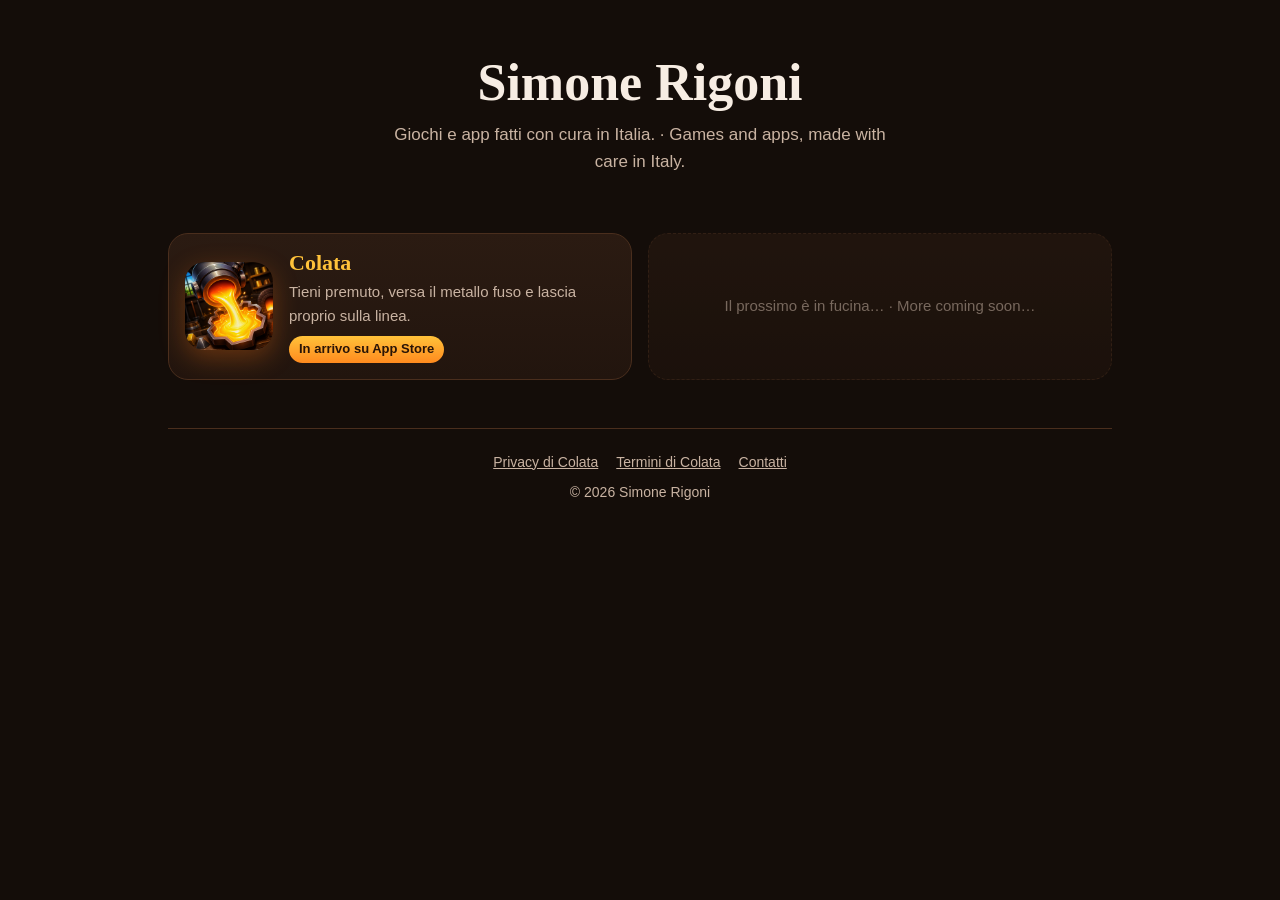
<file: index.html>
<!doctype html>
<html lang="it">
<head>
<meta charset="utf-8">
<meta name="viewport" content="width=device-width, initial-scale=1">
<title>Simone Rigoni · giochi e app</title>
<meta name="description" content="Giochi e app di Simone Rigoni. Il primo: Colata, il gioco di tempismo con il metallo fuso.">
<meta name="theme-color" content="#140D09">
<link rel="icon" href="colata/icona.png?v=4">
<link rel="stylesheet" href="colata/stile.css?v=4">
<style>
  .studio { text-align: center; padding: 56px 0 24px; }
  .studio h1 { font: 900 clamp(34px, 8vw, 52px)/1.05 Georgia, serif; margin: 0 0 10px; }
  .studio p { color: var(--tenue); margin: 0 auto; max-width: 520px; }
  .giochi { display: grid; grid-template-columns: repeat(auto-fit, minmax(280px, 1fr)); gap: 16px; margin-top: 34px; }
  .gioco { display: flex; gap: 16px; align-items: center; text-decoration: none; color: inherit; background: linear-gradient(180deg, var(--carta), var(--fondo2)); border: 1px solid var(--bordo); border-radius: 20px; padding: 16px; }
  .gioco img { width: 88px; height: 88px; border-radius: 20px; flex: none; box-shadow: 0 8px 26px rgba(255, 120, 20, .3); }
  .gioco h2 { font: 800 22px Georgia, serif; text-align: left; margin: 0 0 4px; color: var(--oro); }
  .gioco p { margin: 0; color: var(--tenue); font-size: 15px; }
  .gioco .stato { display: inline-block; margin-top: 8px; font-size: 13px; font-weight: 700; color: #2A1406; background: linear-gradient(180deg, var(--oro), var(--fuso)); border-radius: 999px; padding: 3px 10px; }
  .presto { opacity: .55; border-style: dashed; justify-content: center; text-align: center; min-height: 120px; }
</style>
</head>
<body>
<div class="wrap">
  <section class="studio">
    <h1>Simone Rigoni</h1>
    <p>Giochi e app fatti con cura in Italia. · <span lang="en">Games and apps, made with care in Italy.</span></p>
  </section>

  <div class="giochi">
    <a class="gioco" href="colata/">
      <img src="colata/icona.png?v=4" alt="Icona di Colata">
      <div>
        <h2>Colata</h2>
        <p>Tieni premuto, versa il metallo fuso e lascia proprio sulla linea.</p>
        <span class="stato">In arrivo su App Store</span>
      </div>
    </a>
    <div class="gioco presto"><p>Il prossimo è in fucina… · <span lang="en">More coming soon…</span></p></div>
  </div>

  <footer>
    <nav><a href="colata/privacy.html">Privacy di Colata</a><a href="colata/termini.html">Termini di Colata</a><a href="mailto:job.rigoni@gmail.com">Contatti</a></nav>
    © 2026 Simone Rigoni
  </footer>
</div>
</body>
</html>
</file>
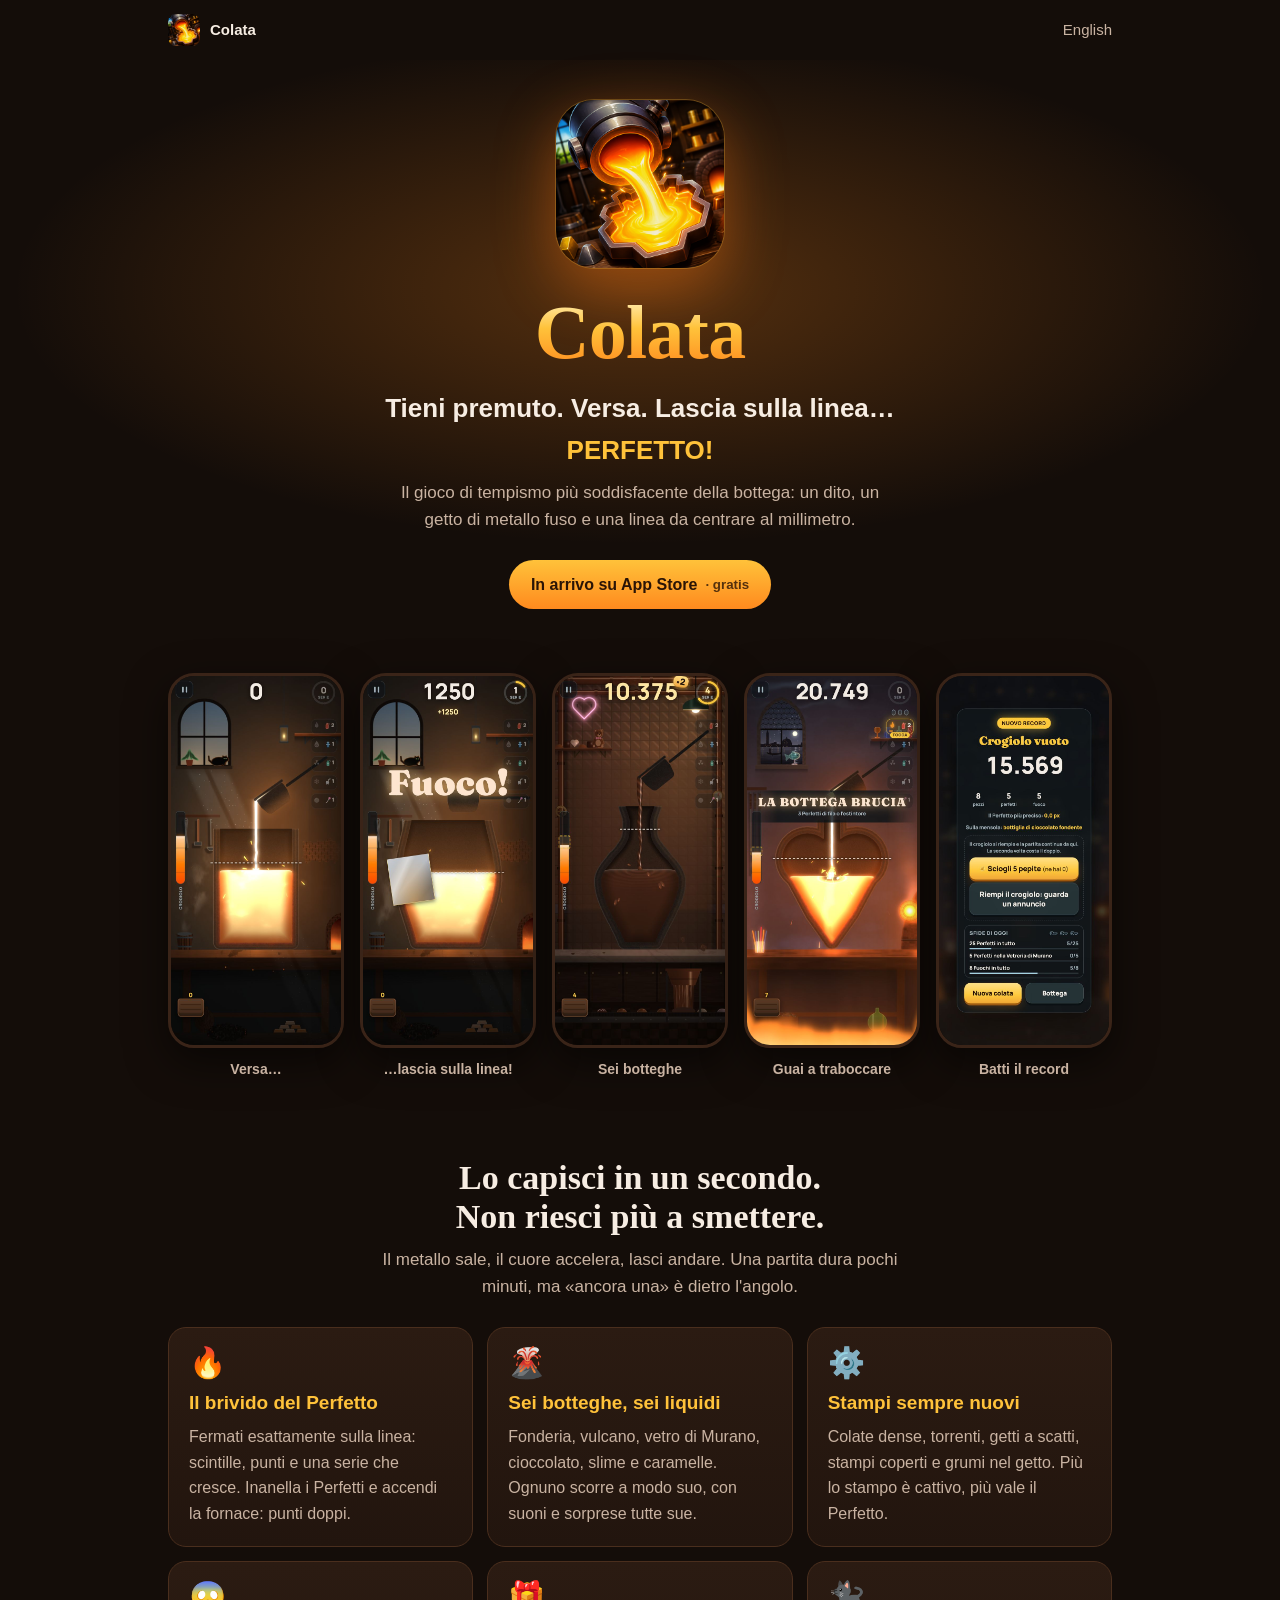
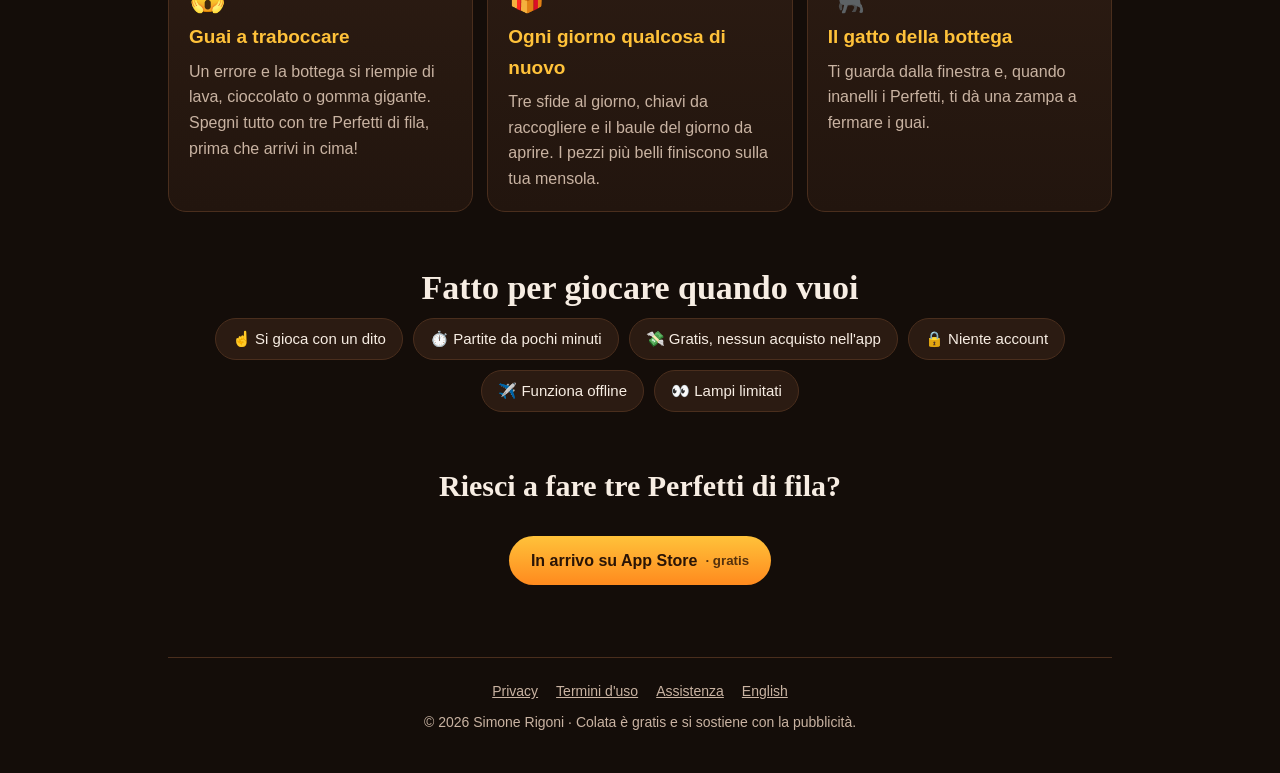
<file: colata/index.html>
<!doctype html>
<html lang="it">
<head>
<meta charset="utf-8">
<meta name="viewport" content="width=device-width, initial-scale=1">
<title>Colata · Versa il metallo fuso, lascia sulla linea</title>
<meta name="description" content="Colata: il gioco di tempismo più soddisfacente della bottega. Tieni premuto, versa il metallo fuso e lascia proprio sulla linea. Gratis per iPhone.">
<meta property="og:title" content="Colata · Versa, lascia, PERFETTO!">
<meta property="og:description" content="Un dito, un getto di metallo fuso e una linea da centrare al millimetro.">
<meta property="og:image" content="https://jobrigoni.github.io/colata/icona-512.png">
<meta name="theme-color" content="#140D09">
<link rel="icon" href="icona.png?v=4">
<link rel="apple-touch-icon" href="icona.png?v=4">
<link rel="stylesheet" href="stile.css?v=4">
</head>
<body>
<div class="wrap">
  <div class="barra"><span class="marchio"><img src="icona.png?v=4" alt="">Colata</span><a href="en.html" lang="en">English</a></div>
</div>

<section class="apertura">
  <div class="wrap">
    <img class="icona" src="icona-512.png?v=4" alt="Icona di Colata: metallo fuso versato in uno stampo">
    <h1>Colata</h1>
    <p class="motto">Tieni premuto. Versa. Lascia sulla linea… <b>PERFETTO!</b></p>
    <p class="sotto">Il gioco di tempismo più soddisfacente della bottega: un dito, un getto di metallo fuso e una linea da centrare al millimetro.</p>
    <span class="pillola">In arrivo su App Store <small>· gratis</small></span>
  </div>
</section>

<div class="wrap">
  <div class="vetrina">
    <figure><img src="img/01-versa.jpg" alt="Il metallo fuso scende nello stampo" loading="lazy" width="645" height="1398"><figcaption>Versa…</figcaption></figure>
    <figure><img src="img/02-perfetto.jpg" alt="Un Perfetto con le scintille" loading="lazy" width="645" height="1398"><figcaption>…lascia sulla linea!</figcaption></figure>
    <figure><img src="img/03-cioccolato.jpg" alt="La fabbrica di cioccolato" loading="lazy" width="645" height="1398"><figcaption>Sei botteghe</figcaption></figure>
    <figure><img src="img/04-invasione.jpg" alt="La lava invade la bottega" loading="lazy" width="645" height="1398"><figcaption>Guai a traboccare</figcaption></figure>
    <figure><img src="img/05-fine-partita.jpg" alt="Record e sfide del giorno" loading="lazy" width="645" height="1398"><figcaption>Batti il record</figcaption></figure>
  </div>

  <h2>Lo capisci in un secondo.<br>Non riesci più a smettere.</h2>
  <p class="intro">Il metallo sale, il cuore accelera, lasci andare. Una partita dura pochi minuti, ma «ancora una» è dietro l'angolo.</p>

  <div class="griglia">
    <div class="carta"><div class="em">🔥</div><h3>Il brivido del Perfetto</h3><p>Fermati esattamente sulla linea: scintille, punti e una serie che cresce. Inanella i Perfetti e accendi la fornace: punti doppi.</p></div>
    <div class="carta"><div class="em">🌋</div><h3>Sei botteghe, sei liquidi</h3><p>Fonderia, vulcano, vetro di Murano, cioccolato, slime e caramelle. Ognuno scorre a modo suo, con suoni e sorprese tutte sue.</p></div>
    <div class="carta"><div class="em">⚙️</div><h3>Stampi sempre nuovi</h3><p>Colate dense, torrenti, getti a scatti, stampi coperti e grumi nel getto. Più lo stampo è cattivo, più vale il Perfetto.</p></div>
    <div class="carta"><div class="em">😱</div><h3>Guai a traboccare</h3><p>Un errore e la bottega si riempie di lava, cioccolato o gomma gigante. Spegni tutto con tre Perfetti di fila, prima che arrivi in cima!</p></div>
    <div class="carta"><div class="em">🎁</div><h3>Ogni giorno qualcosa di nuovo</h3><p>Tre sfide al giorno, chiavi da raccogliere e il baule del giorno da aprire. I pezzi più belli finiscono sulla tua mensola.</p></div>
    <div class="carta"><div class="em">🐈‍⬛</div><h3>Il gatto della bottega</h3><p>Ti guarda dalla finestra e, quando inanelli i Perfetti, ti dà una zampa a fermare i guai.</p></div>
  </div>

  <h2>Fatto per giocare quando vuoi</h2>
  <ul class="onesto">
    <li>☝️ Si gioca con un dito</li>
    <li>⏱️ Partite da pochi minuti</li>
    <li>💸 Gratis, nessun acquisto nell'app</li>
    <li>🔒 Niente account</li>
    <li>✈️ Funziona offline</li>
    <li>👀 Lampi limitati</li>
  </ul>

  <div class="finale">
    <p>Riesci a fare tre Perfetti di fila?</p>
    <span class="pillola">In arrivo su App Store <small>· gratis</small></span>
  </div>

  <footer>
    <nav><a href="privacy.html">Privacy</a><a href="termini.html">Termini d'uso</a><a href="mailto:job.rigoni@gmail.com">Assistenza</a><a href="en.html" lang="en">English</a></nav>
    © 2026 Simone Rigoni · Colata è gratis e si sostiene con la pubblicità.
  </footer>
</div>
</body>
</html>
</file>
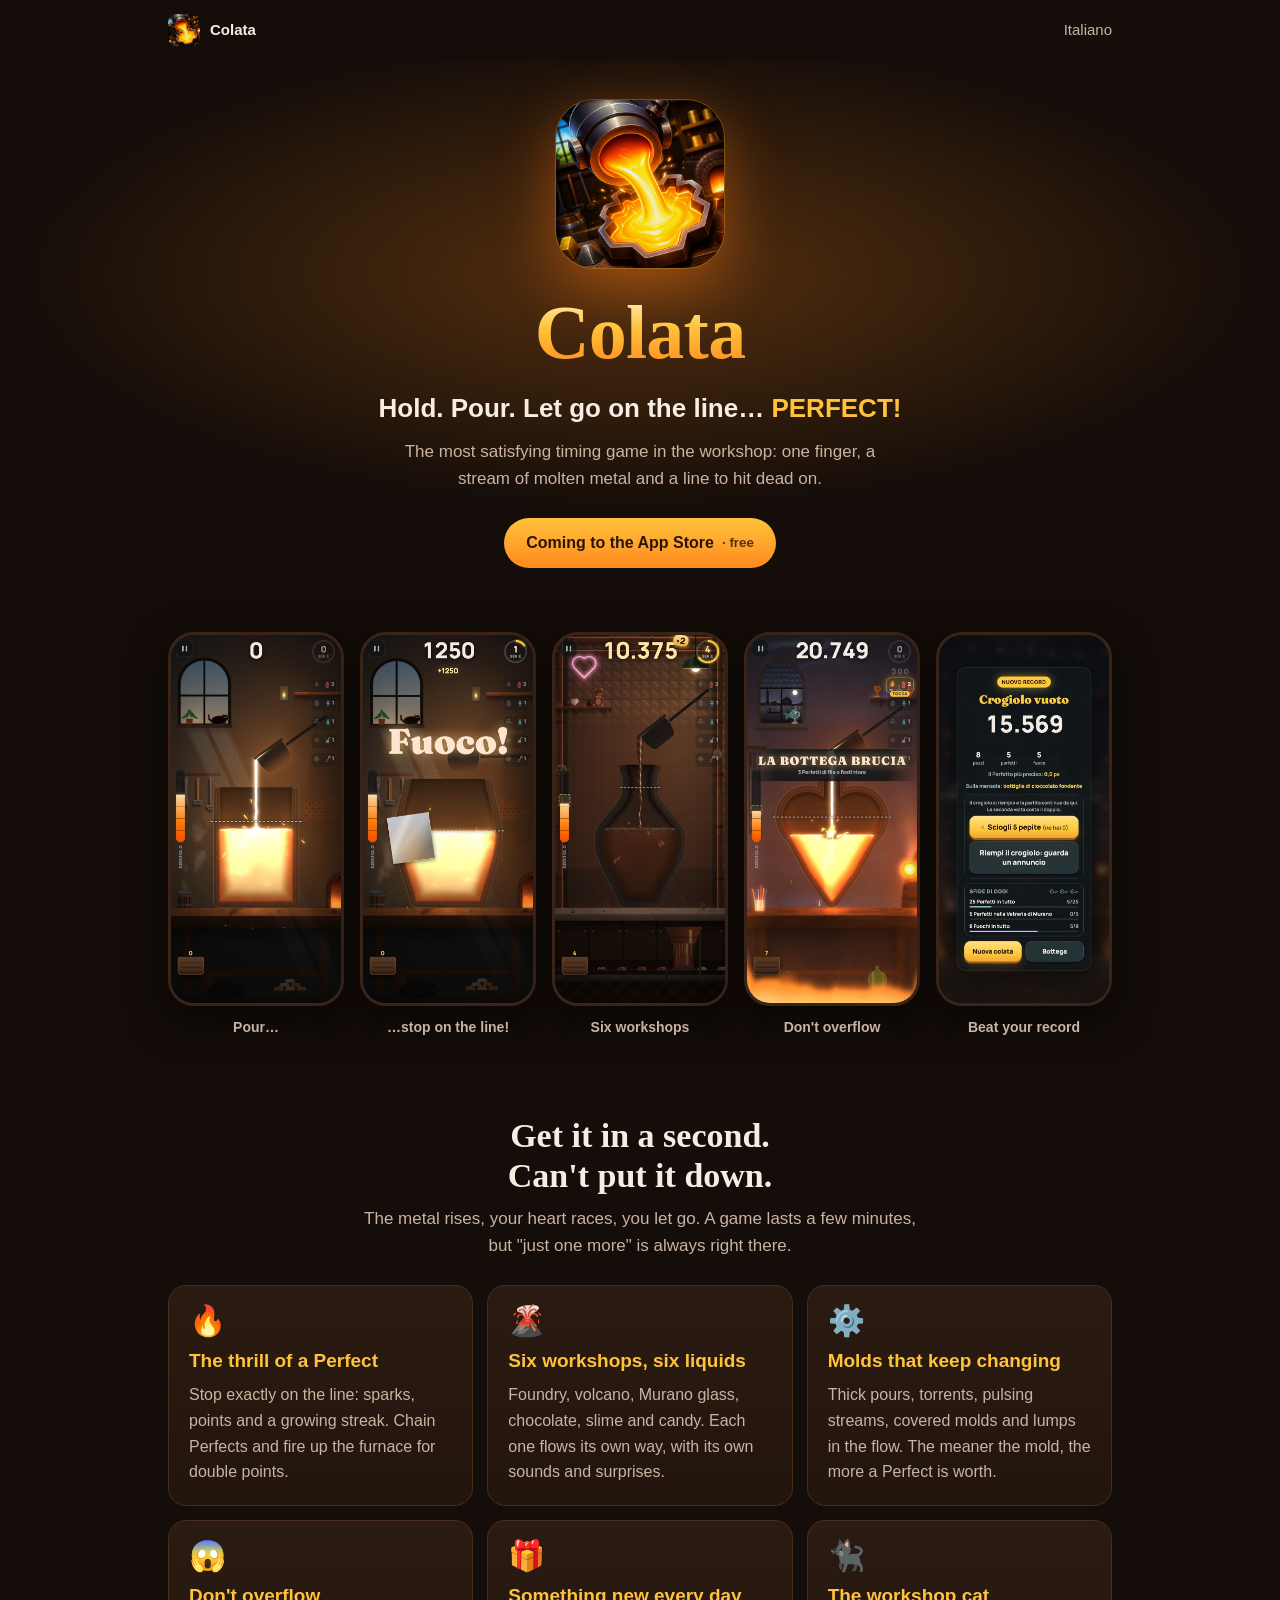
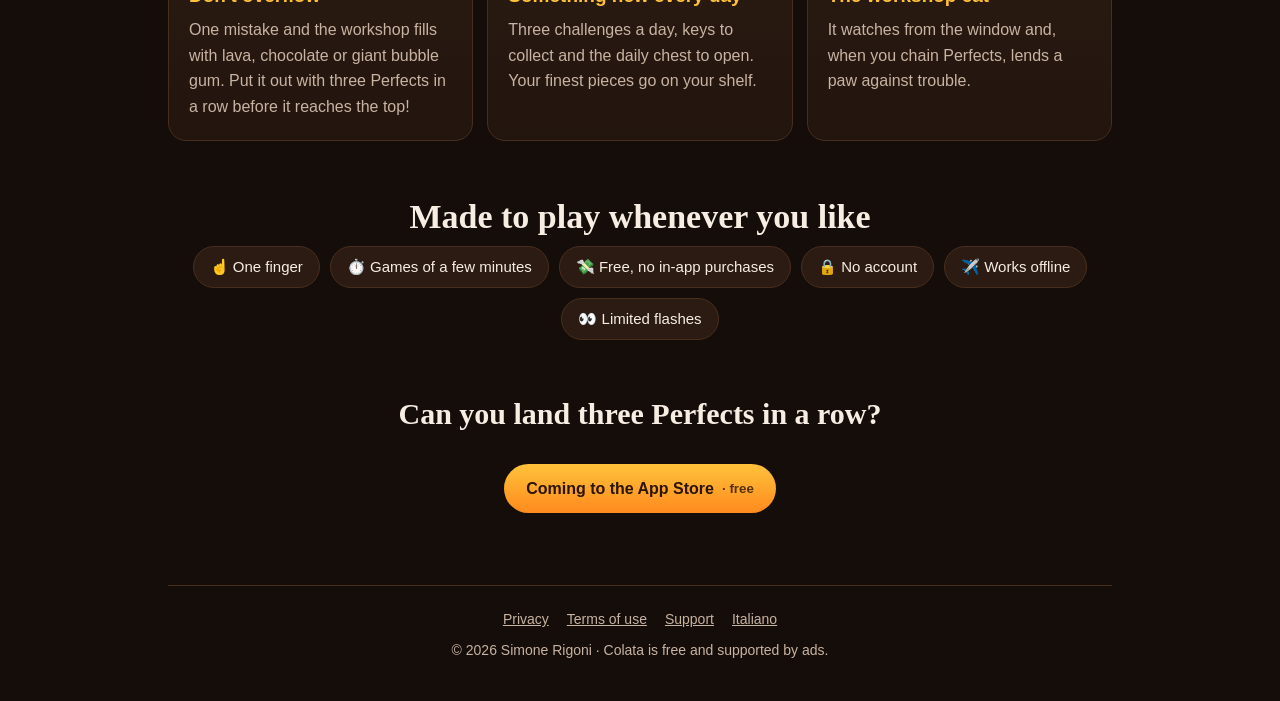
<file: colata/en.html>
<!doctype html>
<html lang="en">
<head>
<meta charset="utf-8">
<meta name="viewport" content="width=device-width, initial-scale=1">
<title>Colata · Pour molten metal, stop on the line</title>
<meta name="description" content="Colata: the most satisfying timing game in the workshop. Hold to pour molten metal and let go right on the line. Free for iPhone.">
<meta property="og:title" content="Colata · Pour, release, PERFECT!">
<meta property="og:description" content="One finger, a stream of molten metal and a line to hit dead on.">
<meta property="og:image" content="https://jobrigoni.github.io/colata/icona-512.png">
<meta name="theme-color" content="#140D09">
<link rel="icon" href="icona.png?v=4">
<link rel="apple-touch-icon" href="icona.png?v=4">
<link rel="stylesheet" href="stile.css?v=4">
</head>
<body>
<div class="wrap">
  <div class="barra"><span class="marchio"><img src="icona.png?v=4" alt="">Colata</span><a href="index.html" lang="it">Italiano</a></div>
</div>

<section class="apertura">
  <div class="wrap">
    <img class="icona" src="icona-512.png?v=4" alt="Colata icon: molten metal poured into a mold">
    <h1>Colata</h1>
    <p class="motto">Hold. Pour. Let go on the line… <b>PERFECT!</b></p>
    <p class="sotto">The most satisfying timing game in the workshop: one finger, a stream of molten metal and a line to hit dead on.</p>
    <span class="pillola">Coming to the App Store <small>· free</small></span>
  </div>
</section>

<div class="wrap">
  <div class="vetrina">
    <figure><img src="img/01-versa.jpg" alt="Molten metal flowing into the mold" loading="lazy" width="645" height="1398"><figcaption>Pour…</figcaption></figure>
    <figure><img src="img/02-perfetto.jpg" alt="A Perfect with sparks" loading="lazy" width="645" height="1398"><figcaption>…stop on the line!</figcaption></figure>
    <figure><img src="img/03-cioccolato.jpg" alt="The chocolate factory" loading="lazy" width="645" height="1398"><figcaption>Six workshops</figcaption></figure>
    <figure><img src="img/04-invasione.jpg" alt="Lava flooding the workshop" loading="lazy" width="645" height="1398"><figcaption>Don't overflow</figcaption></figure>
    <figure><img src="img/05-fine-partita.jpg" alt="High score and daily challenges" loading="lazy" width="645" height="1398"><figcaption>Beat your record</figcaption></figure>
  </div>

  <h2>Get it in a second.<br>Can't put it down.</h2>
  <p class="intro">The metal rises, your heart races, you let go. A game lasts a few minutes, but "just one more" is always right there.</p>

  <div class="griglia">
    <div class="carta"><div class="em">🔥</div><h3>The thrill of a Perfect</h3><p>Stop exactly on the line: sparks, points and a growing streak. Chain Perfects and fire up the furnace for double points.</p></div>
    <div class="carta"><div class="em">🌋</div><h3>Six workshops, six liquids</h3><p>Foundry, volcano, Murano glass, chocolate, slime and candy. Each one flows its own way, with its own sounds and surprises.</p></div>
    <div class="carta"><div class="em">⚙️</div><h3>Molds that keep changing</h3><p>Thick pours, torrents, pulsing streams, covered molds and lumps in the flow. The meaner the mold, the more a Perfect is worth.</p></div>
    <div class="carta"><div class="em">😱</div><h3>Don't overflow</h3><p>One mistake and the workshop fills with lava, chocolate or giant bubble gum. Put it out with three Perfects in a row before it reaches the top!</p></div>
    <div class="carta"><div class="em">🎁</div><h3>Something new every day</h3><p>Three challenges a day, keys to collect and the daily chest to open. Your finest pieces go on your shelf.</p></div>
    <div class="carta"><div class="em">🐈‍⬛</div><h3>The workshop cat</h3><p>It watches from the window and, when you chain Perfects, lends a paw against trouble.</p></div>
  </div>

  <h2>Made to play whenever you like</h2>
  <ul class="onesto">
    <li>☝️ One finger</li>
    <li>⏱️ Games of a few minutes</li>
    <li>💸 Free, no in-app purchases</li>
    <li>🔒 No account</li>
    <li>✈️ Works offline</li>
    <li>👀 Limited flashes</li>
  </ul>

  <div class="finale">
    <p>Can you land three Perfects in a row?</p>
    <span class="pillola">Coming to the App Store <small>· free</small></span>
  </div>

  <footer>
    <nav><a href="privacy-en.html">Privacy</a><a href="termini-en.html">Terms of use</a><a href="mailto:job.rigoni@gmail.com">Support</a><a href="index.html" lang="it">Italiano</a></nav>
    © 2026 Simone Rigoni · Colata is free and supported by ads.
  </footer>
</div>
</body>
</html>
</file>
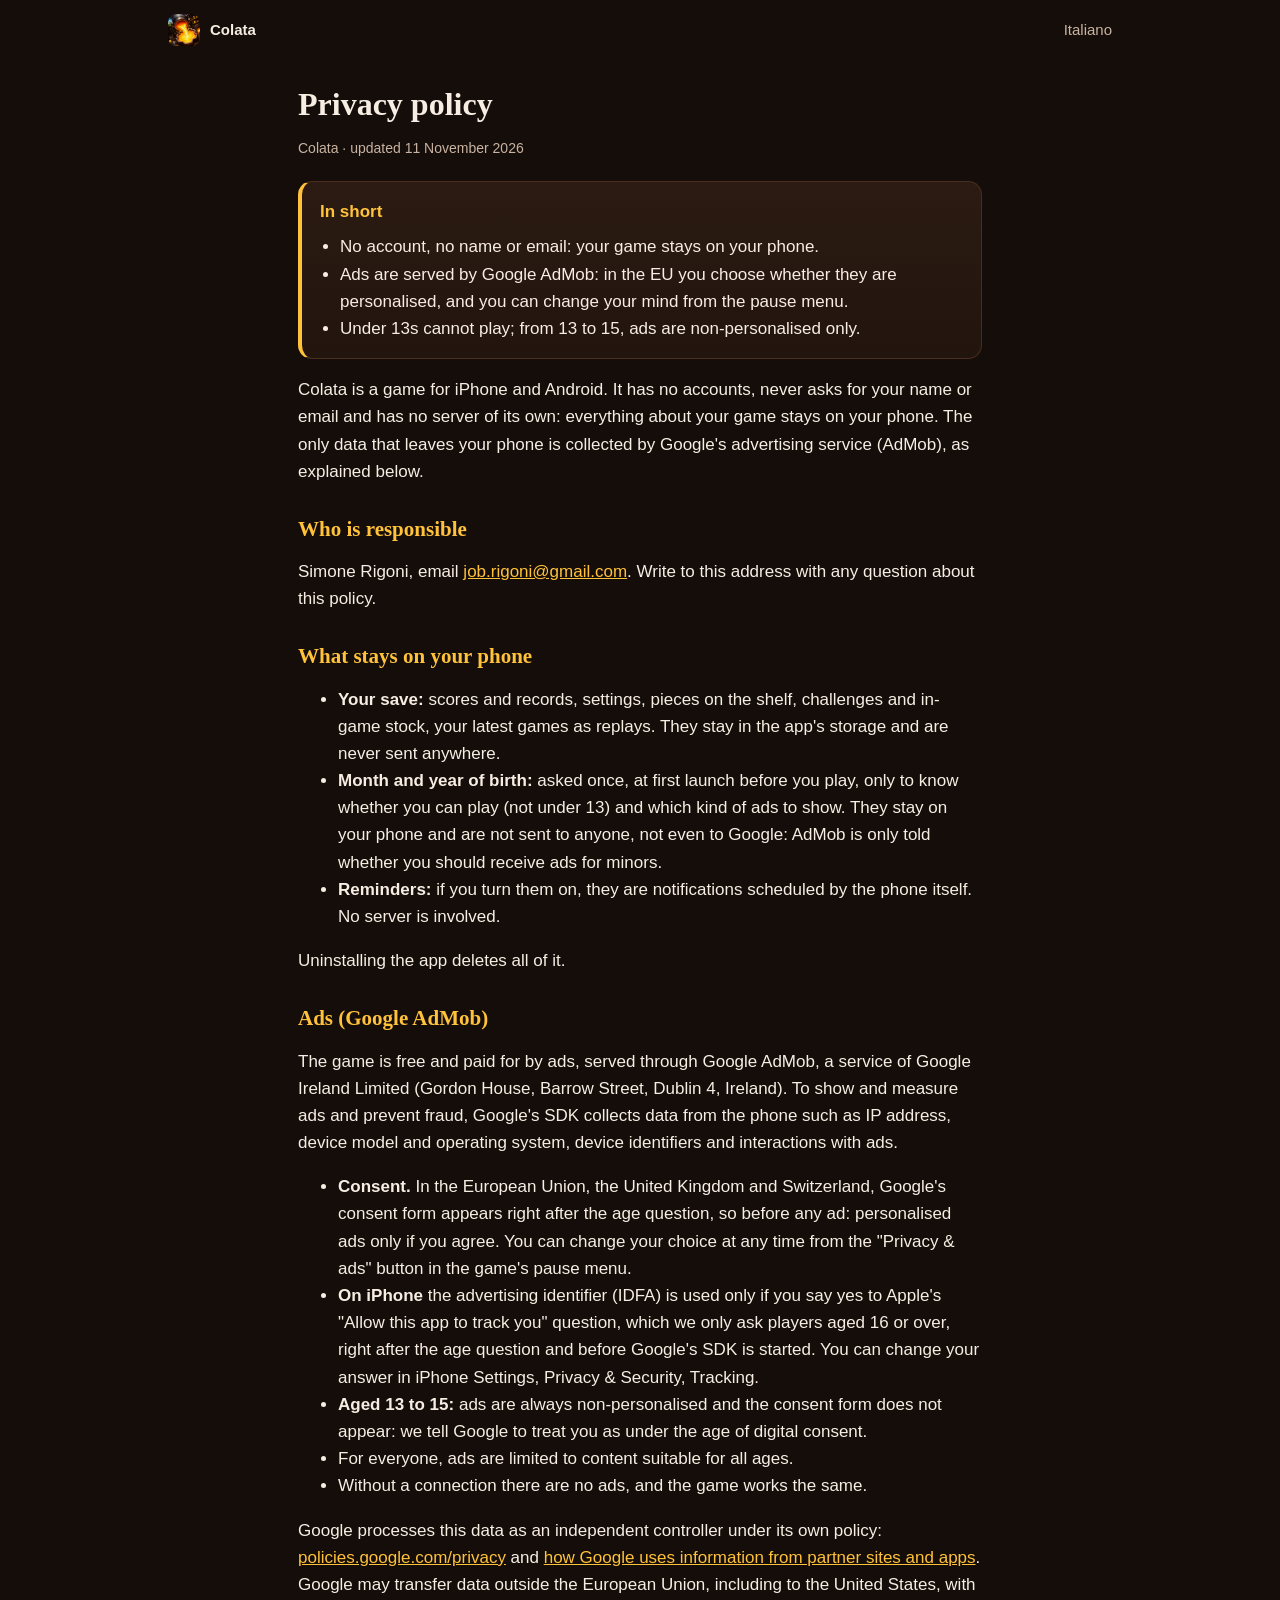
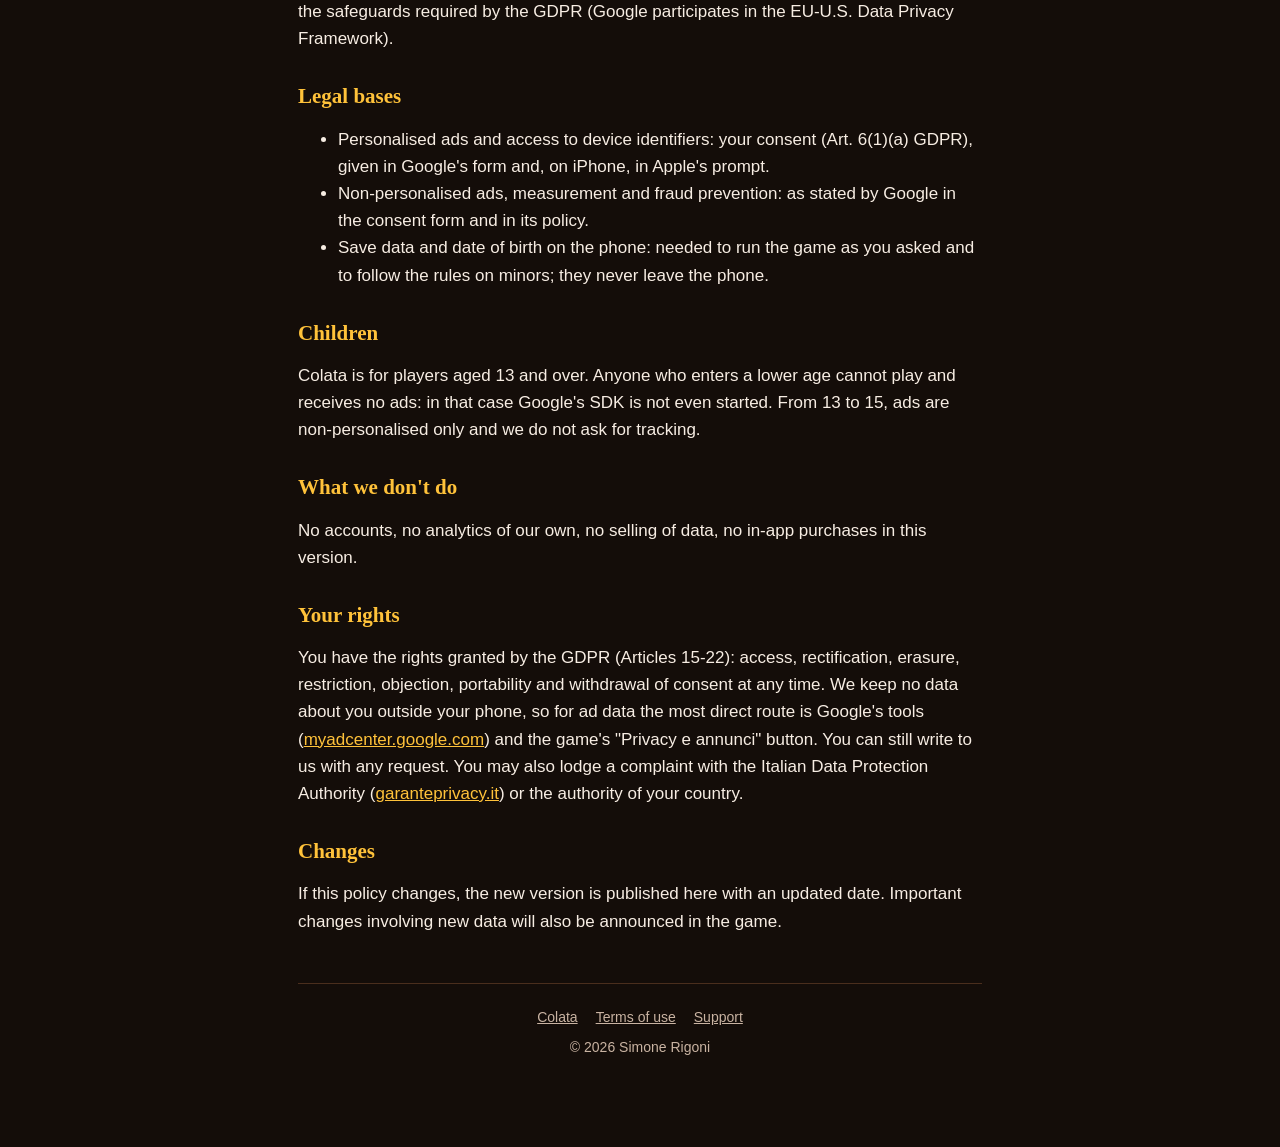
<file: colata/privacy-en.html>
<!doctype html>
<html lang="en">
<head>
<meta charset="utf-8">
<meta name="viewport" content="width=device-width, initial-scale=1">
<title>Colata · Privacy policy</title>
<meta name="theme-color" content="#140D09">
<link rel="icon" href="icona.png?v=4">
<link rel="stylesheet" href="stile.css?v=4">
</head>
<body>
<div class="wrap"><div class="barra"><a class="marchio" href="en.html"><img src="icona.png?v=4" alt="">Colata</a><a href="privacy.html" lang="it">Italiano</a></div></div>
<main class="legale">
<h1>Privacy policy</h1><p class="tenue">Colata · updated 11 November 2026</p>
<div class="breve"><strong>In short</strong><ul><li>No account, no name or email: your game stays on your phone.</li><li>Ads are served by Google AdMob: in the EU you choose whether they are personalised, and you can change your mind from the pause menu.</li><li>Under 13s cannot play; from 13 to 15, ads are non-personalised only.</li></ul></div>

<p>Colata is a game for iPhone and Android. It has no accounts, never asks for your name or email and has no server of its own: everything about your game stays on your phone. The only data that leaves your phone is collected by Google's advertising service (AdMob), as explained below.</p>

<h2>Who is responsible</h2>
<p>Simone Rigoni, email <a href="mailto:job.rigoni@gmail.com">job.rigoni@gmail.com</a>. Write to this address with any question about this policy.</p>

<h2>What stays on your phone</h2>
<ul>
<li><b>Your save:</b> scores and records, settings, pieces on the shelf, challenges and in-game stock, your latest games as replays. They stay in the app's storage and are never sent anywhere.</li>
<li><b>Month and year of birth:</b> asked once, at first launch before you play, only to know whether you can play (not under 13) and which kind of ads to show. They stay on your phone and are not sent to anyone, not even to Google: AdMob is only told whether you should receive ads for minors.</li>
<li><b>Reminders:</b> if you turn them on, they are notifications scheduled by the phone itself. No server is involved.</li>
</ul>
<p>Uninstalling the app deletes all of it.</p>

<h2>Ads (Google AdMob)</h2>
<p>The game is free and paid for by ads, served through Google AdMob, a service of Google Ireland Limited (Gordon House, Barrow Street, Dublin 4, Ireland). To show and measure ads and prevent fraud, Google's SDK collects data from the phone such as IP address, device model and operating system, device identifiers and interactions with ads.</p>
<ul>
<li><b>Consent.</b> In the European Union, the United Kingdom and Switzerland, Google's consent form appears right after the age question, so before any ad: personalised ads only if you agree. You can change your choice at any time from the "Privacy &amp; ads" button in the game's pause menu.</li>
<li><b>On iPhone</b> the advertising identifier (IDFA) is used only if you say yes to Apple's "Allow this app to track you" question, which we only ask players aged 16 or over, right after the age question and before Google's SDK is started. You can change your answer in iPhone Settings, Privacy &amp; Security, Tracking.</li>
<li><b>Aged 13 to 15:</b> ads are always non-personalised and the consent form does not appear: we tell Google to treat you as under the age of digital consent.</li>
<li>For everyone, ads are limited to content suitable for all ages.</li>
<li>Without a connection there are no ads, and the game works the same.</li>
</ul>
<p>Google processes this data as an independent controller under its own policy: <a href="https://policies.google.com/privacy">policies.google.com/privacy</a> and <a href="https://policies.google.com/technologies/partner-sites">how Google uses information from partner sites and apps</a>. Google may transfer data outside the European Union, including to the United States, with the safeguards required by the GDPR (Google participates in the EU-U.S. Data Privacy Framework).</p>

<h2>Legal bases</h2>
<ul>
<li>Personalised ads and access to device identifiers: your consent (Art. 6(1)(a) GDPR), given in Google's form and, on iPhone, in Apple's prompt.</li>
<li>Non-personalised ads, measurement and fraud prevention: as stated by Google in the consent form and in its policy.</li>
<li>Save data and date of birth on the phone: needed to run the game as you asked and to follow the rules on minors; they never leave the phone.</li>
</ul>

<h2>Children</h2>
<p>Colata is for players aged 13 and over. Anyone who enters a lower age cannot play and receives no ads: in that case Google's SDK is not even started. From 13 to 15, ads are non-personalised only and we do not ask for tracking.</p>

<h2>What we don't do</h2>
<p>No accounts, no analytics of our own, no selling of data, no in-app purchases in this version.</p>

<h2>Your rights</h2>
<p>You have the rights granted by the GDPR (Articles 15-22): access, rectification, erasure, restriction, objection, portability and withdrawal of consent at any time. We keep no data about you outside your phone, so for ad data the most direct route is Google's tools (<a href="https://myadcenter.google.com">myadcenter.google.com</a>) and the game's "Privacy e annunci" button. You can still write to us with any request. You may also lodge a complaint with the Italian Data Protection Authority (<a href="https://www.garanteprivacy.it">garanteprivacy.it</a>) or the authority of your country.</p>

<h2>Changes</h2>
<p>If this policy changes, the new version is published here with an updated date. Important changes involving new data will also be announced in the game.</p>

<footer><nav><a href="en.html">Colata</a><a href="termini-en.html">Terms of use</a><a href="mailto:job.rigoni@gmail.com">Support</a></nav>© 2026 Simone Rigoni</footer>
</main>
</body>
</html>
</file>
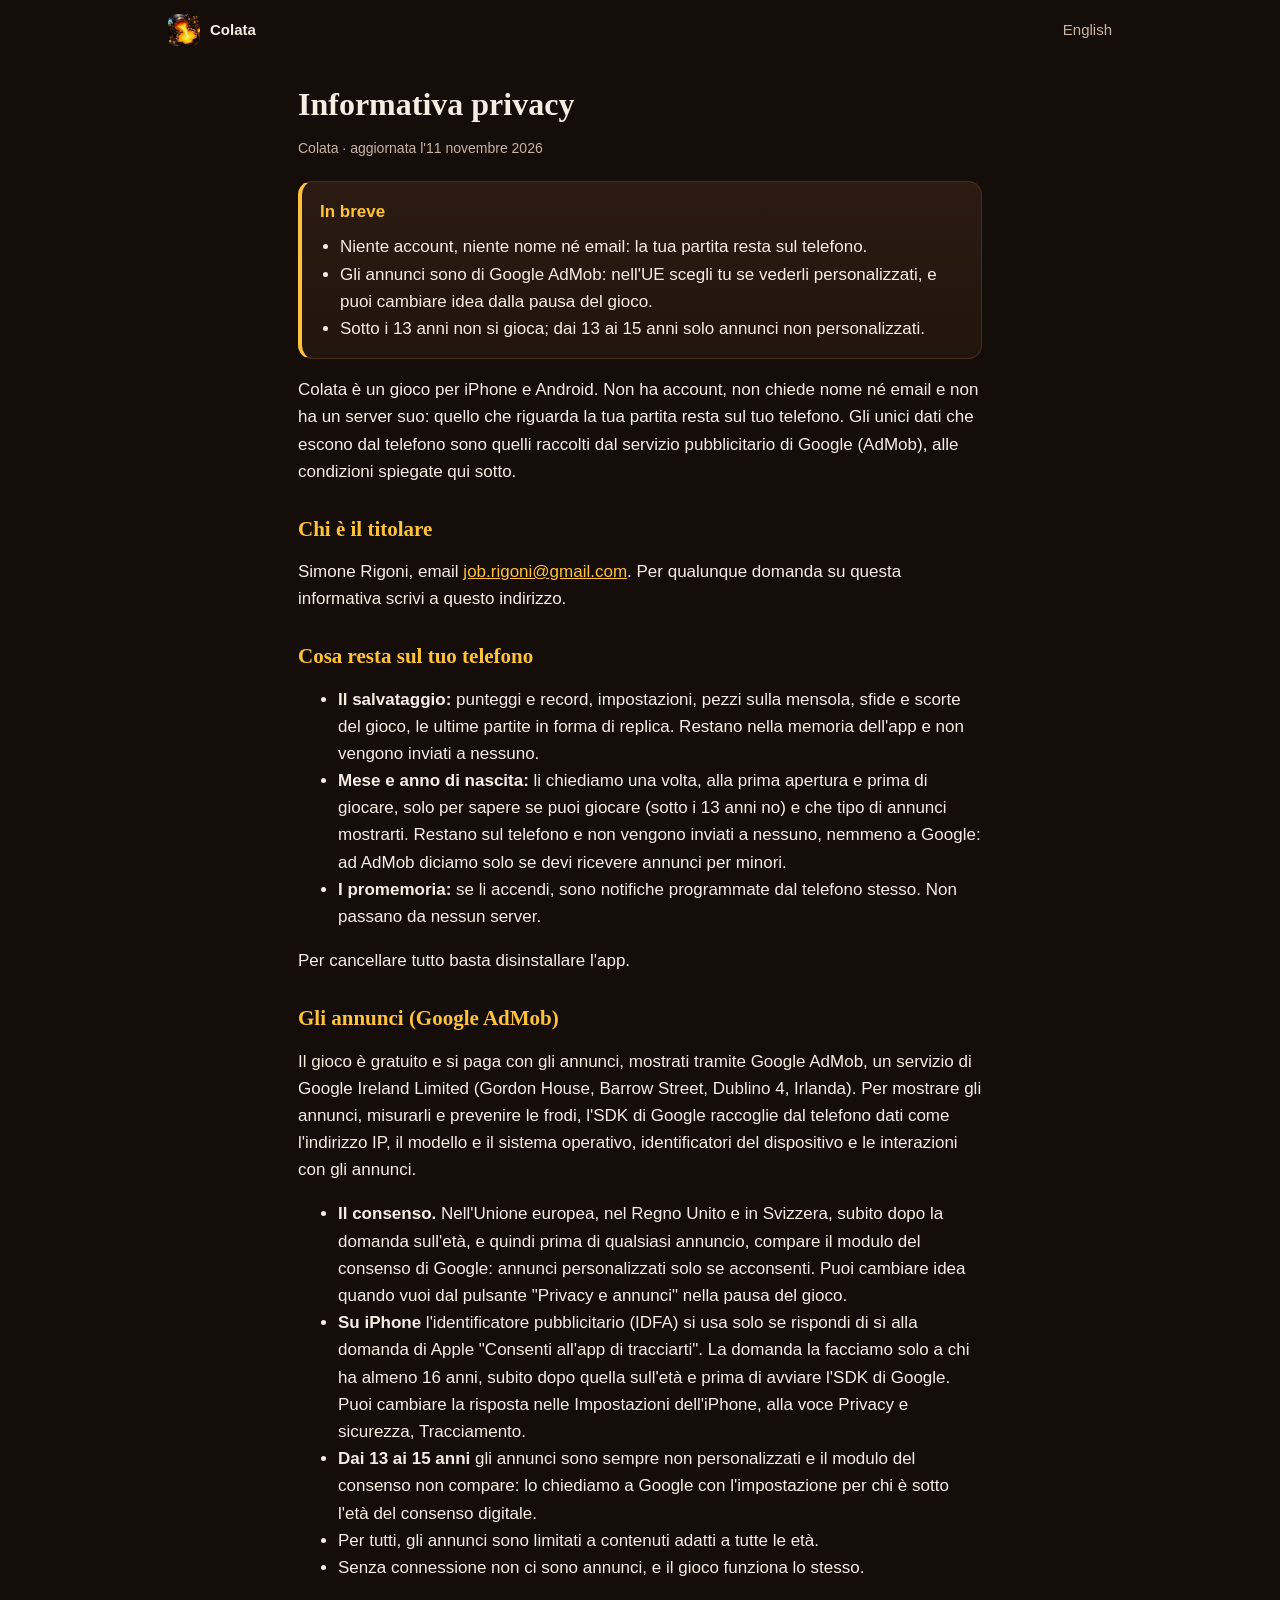
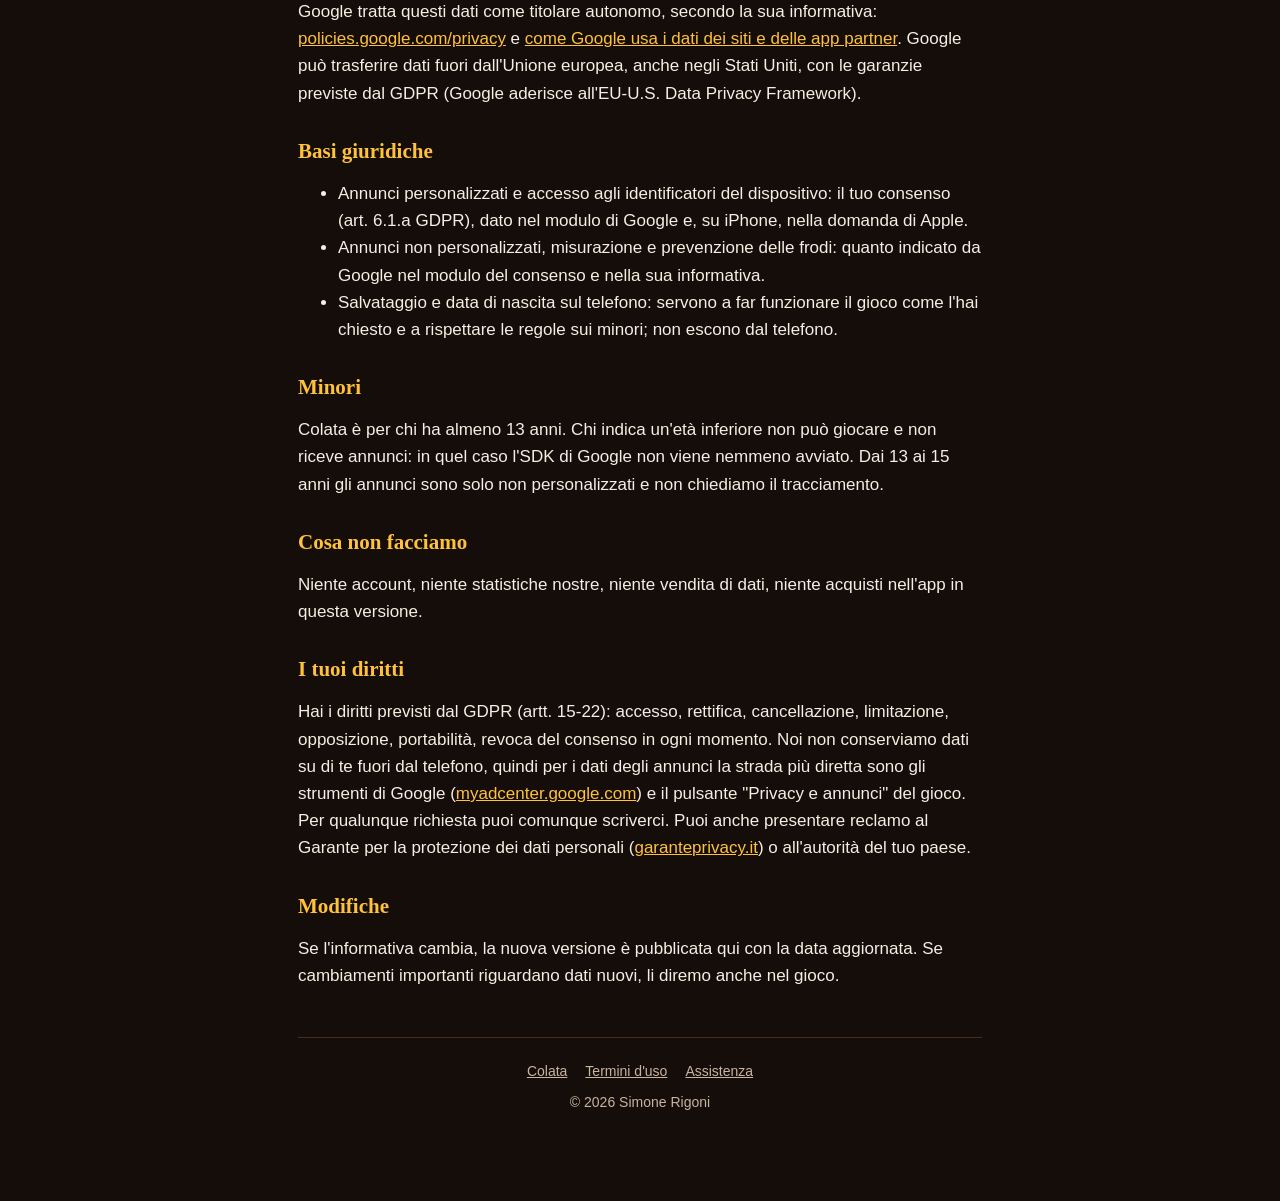
<file: colata/privacy.html>
<!doctype html>
<html lang="it">
<head>
<meta charset="utf-8">
<meta name="viewport" content="width=device-width, initial-scale=1">
<title>Colata · Informativa privacy</title>
<meta name="theme-color" content="#140D09">
<link rel="icon" href="icona.png?v=4">
<link rel="stylesheet" href="stile.css?v=4">
</head>
<body>
<div class="wrap"><div class="barra"><a class="marchio" href="index.html"><img src="icona.png?v=4" alt="">Colata</a><a href="privacy-en.html" lang="en">English</a></div></div>
<main class="legale">
<h1>Informativa privacy</h1><p class="tenue">Colata · aggiornata l'11 novembre 2026</p>
<div class="breve"><strong>In breve</strong><ul><li>Niente account, niente nome né email: la tua partita resta sul telefono.</li><li>Gli annunci sono di Google AdMob: nell'UE scegli tu se vederli personalizzati, e puoi cambiare idea dalla pausa del gioco.</li><li>Sotto i 13 anni non si gioca; dai 13 ai 15 anni solo annunci non personalizzati.</li></ul></div>

<p>Colata è un gioco per iPhone e Android. Non ha account, non chiede nome né email e non ha un server suo: quello che riguarda la tua partita resta sul tuo telefono. Gli unici dati che escono dal telefono sono quelli raccolti dal servizio pubblicitario di Google (AdMob), alle condizioni spiegate qui sotto.</p>

<h2>Chi è il titolare</h2>
<p>Simone Rigoni, email <a href="mailto:job.rigoni@gmail.com">job.rigoni@gmail.com</a>. Per qualunque domanda su questa informativa scrivi a questo indirizzo.</p>

<h2>Cosa resta sul tuo telefono</h2>
<ul>
<li><b>Il salvataggio:</b> punteggi e record, impostazioni, pezzi sulla mensola, sfide e scorte del gioco, le ultime partite in forma di replica. Restano nella memoria dell'app e non vengono inviati a nessuno.</li>
<li><b>Mese e anno di nascita:</b> li chiediamo una volta, alla prima apertura e prima di giocare, solo per sapere se puoi giocare (sotto i 13 anni no) e che tipo di annunci mostrarti. Restano sul telefono e non vengono inviati a nessuno, nemmeno a Google: ad AdMob diciamo solo se devi ricevere annunci per minori.</li>
<li><b>I promemoria:</b> se li accendi, sono notifiche programmate dal telefono stesso. Non passano da nessun server.</li>
</ul>
<p>Per cancellare tutto basta disinstallare l'app.</p>

<h2>Gli annunci (Google AdMob)</h2>
<p>Il gioco è gratuito e si paga con gli annunci, mostrati tramite Google AdMob, un servizio di Google Ireland Limited (Gordon House, Barrow Street, Dublino 4, Irlanda). Per mostrare gli annunci, misurarli e prevenire le frodi, l'SDK di Google raccoglie dal telefono dati come l'indirizzo IP, il modello e il sistema operativo, identificatori del dispositivo e le interazioni con gli annunci.</p>
<ul>
<li><b>Il consenso.</b> Nell'Unione europea, nel Regno Unito e in Svizzera, subito dopo la domanda sull'età, e quindi prima di qualsiasi annuncio, compare il modulo del consenso di Google: annunci personalizzati solo se acconsenti. Puoi cambiare idea quando vuoi dal pulsante "Privacy e annunci" nella pausa del gioco.</li>
<li><b>Su iPhone</b> l'identificatore pubblicitario (IDFA) si usa solo se rispondi di sì alla domanda di Apple "Consenti all'app di tracciarti". La domanda la facciamo solo a chi ha almeno 16 anni, subito dopo quella sull'età e prima di avviare l'SDK di Google. Puoi cambiare la risposta nelle Impostazioni dell'iPhone, alla voce Privacy e sicurezza, Tracciamento.</li>
<li><b>Dai 13 ai 15 anni</b> gli annunci sono sempre non personalizzati e il modulo del consenso non compare: lo chiediamo a Google con l'impostazione per chi è sotto l'età del consenso digitale.</li>
<li>Per tutti, gli annunci sono limitati a contenuti adatti a tutte le età.</li>
<li>Senza connessione non ci sono annunci, e il gioco funziona lo stesso.</li>
</ul>
<p>Google tratta questi dati come titolare autonomo, secondo la sua informativa: <a href="https://policies.google.com/privacy">policies.google.com/privacy</a> e <a href="https://policies.google.com/technologies/partner-sites">come Google usa i dati dei siti e delle app partner</a>. Google può trasferire dati fuori dall'Unione europea, anche negli Stati Uniti, con le garanzie previste dal GDPR (Google aderisce all'EU-U.S. Data Privacy Framework).</p>

<h2>Basi giuridiche</h2>
<ul>
<li>Annunci personalizzati e accesso agli identificatori del dispositivo: il tuo consenso (art. 6.1.a GDPR), dato nel modulo di Google e, su iPhone, nella domanda di Apple.</li>
<li>Annunci non personalizzati, misurazione e prevenzione delle frodi: quanto indicato da Google nel modulo del consenso e nella sua informativa.</li>
<li>Salvataggio e data di nascita sul telefono: servono a far funzionare il gioco come l'hai chiesto e a rispettare le regole sui minori; non escono dal telefono.</li>
</ul>

<h2>Minori</h2>
<p>Colata è per chi ha almeno 13 anni. Chi indica un'età inferiore non può giocare e non riceve annunci: in quel caso l'SDK di Google non viene nemmeno avviato. Dai 13 ai 15 anni gli annunci sono solo non personalizzati e non chiediamo il tracciamento.</p>

<h2>Cosa non facciamo</h2>
<p>Niente account, niente statistiche nostre, niente vendita di dati, niente acquisti nell'app in questa versione.</p>

<h2>I tuoi diritti</h2>
<p>Hai i diritti previsti dal GDPR (artt. 15-22): accesso, rettifica, cancellazione, limitazione, opposizione, portabilità, revoca del consenso in ogni momento. Noi non conserviamo dati su di te fuori dal telefono, quindi per i dati degli annunci la strada più diretta sono gli strumenti di Google (<a href="https://myadcenter.google.com">myadcenter.google.com</a>) e il pulsante "Privacy e annunci" del gioco. Per qualunque richiesta puoi comunque scriverci. Puoi anche presentare reclamo al Garante per la protezione dei dati personali (<a href="https://www.garanteprivacy.it">garanteprivacy.it</a>) o all'autorità del tuo paese.</p>

<h2>Modifiche</h2>
<p>Se l'informativa cambia, la nuova versione è pubblicata qui con la data aggiornata. Se cambiamenti importanti riguardano dati nuovi, li diremo anche nel gioco.</p>

<footer><nav><a href="index.html">Colata</a><a href="termini.html">Termini d'uso</a><a href="mailto:job.rigoni@gmail.com">Assistenza</a></nav>© 2026 Simone Rigoni</footer>
</main>
</body>
</html>
</file>
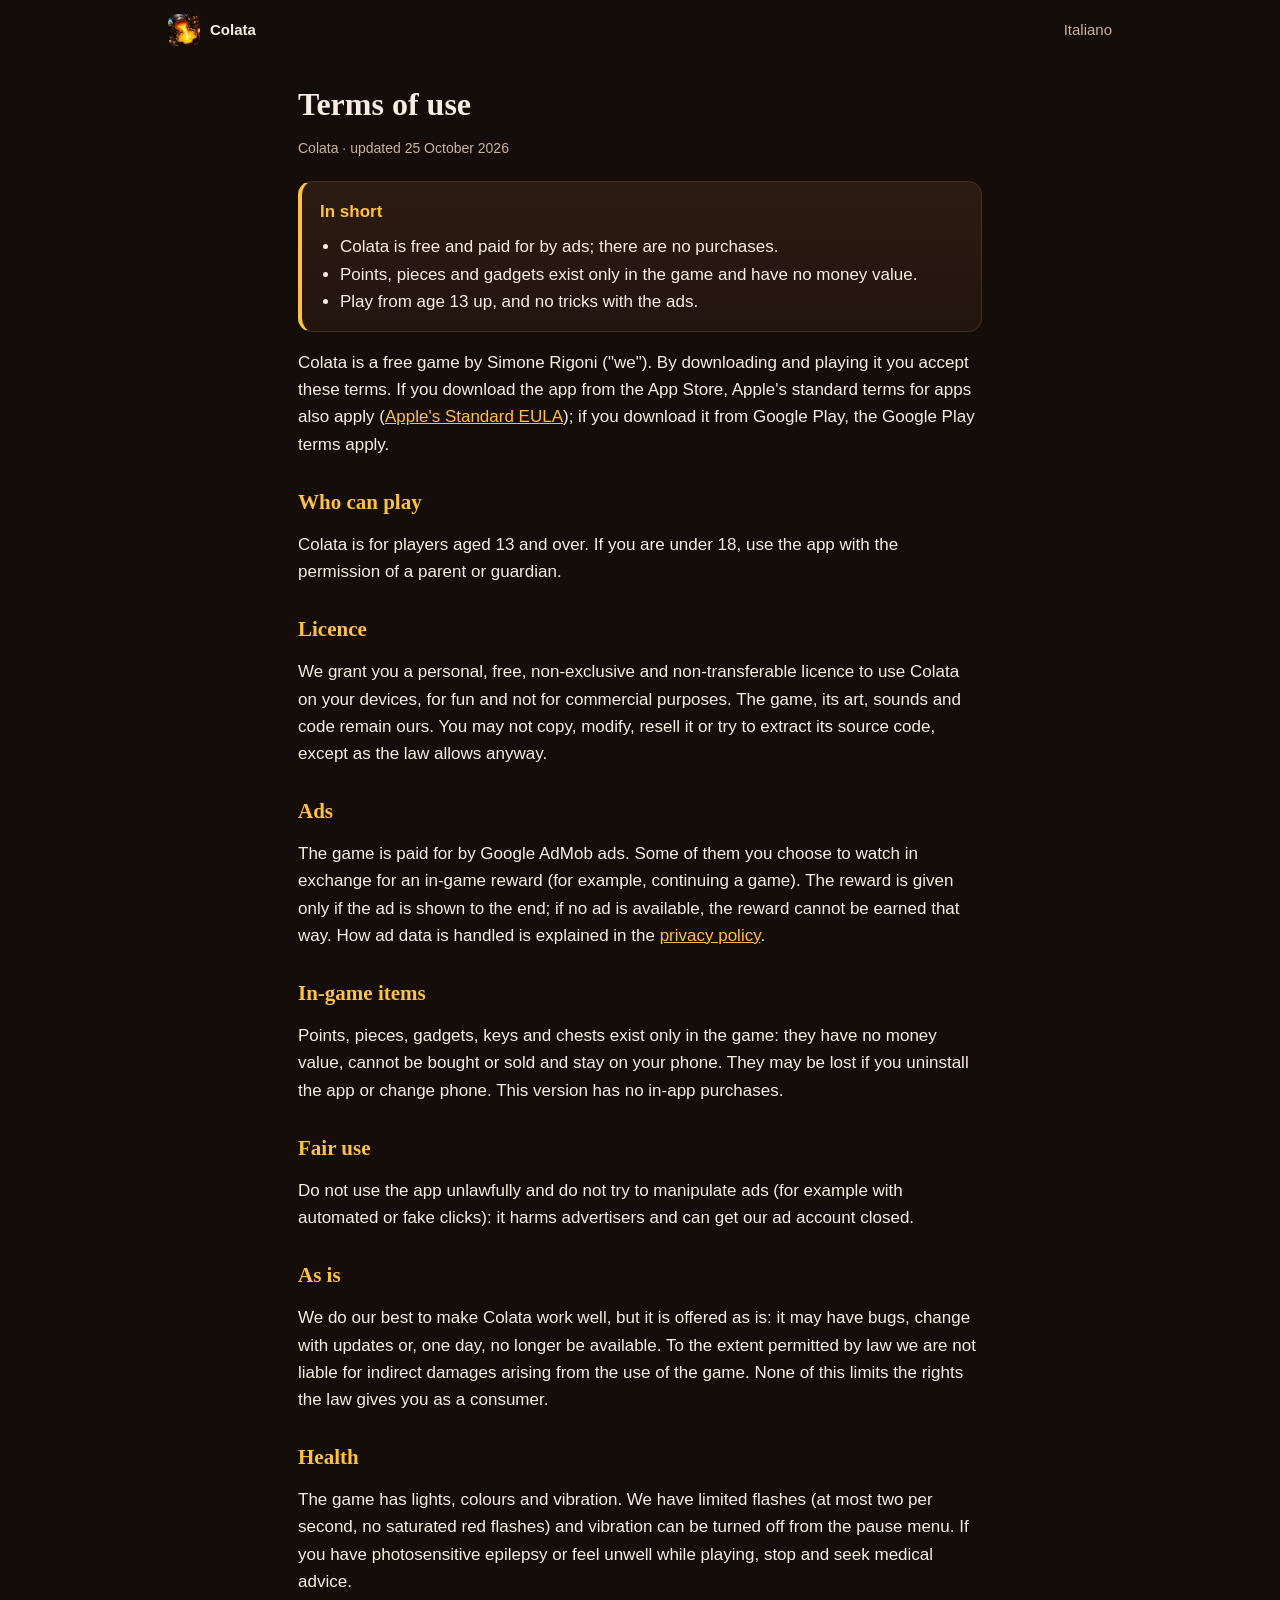
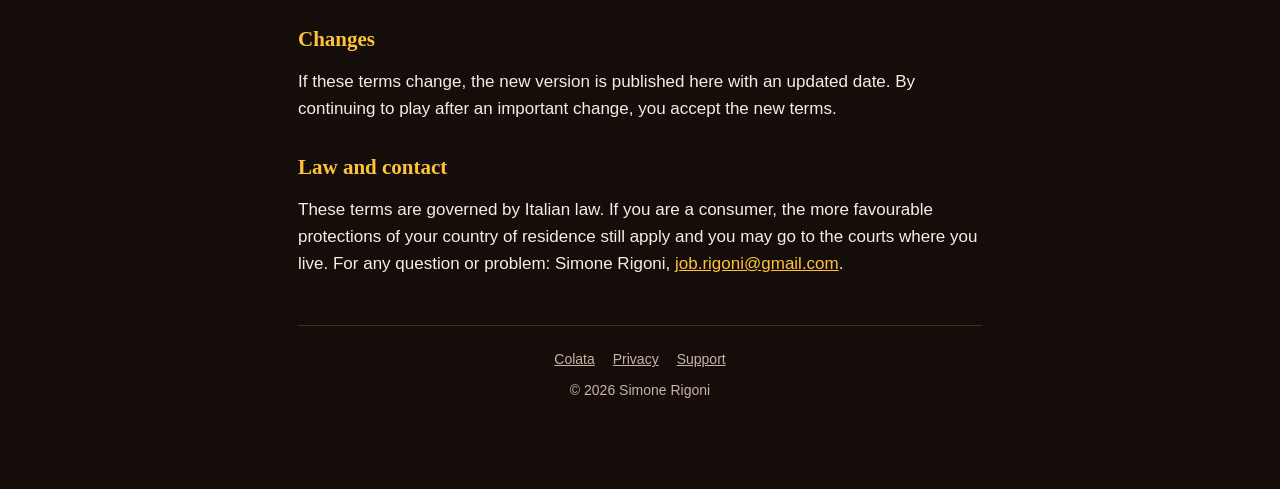
<file: colata/termini-en.html>
<!doctype html>
<html lang="en">
<head>
<meta charset="utf-8">
<meta name="viewport" content="width=device-width, initial-scale=1">
<title>Colata · Terms of use</title>
<meta name="theme-color" content="#140D09">
<link rel="icon" href="icona.png?v=4">
<link rel="stylesheet" href="stile.css?v=4">
</head>
<body>
<div class="wrap"><div class="barra"><a class="marchio" href="en.html"><img src="icona.png?v=4" alt="">Colata</a><a href="termini.html" lang="it">Italiano</a></div></div>
<main class="legale">
<h1>Terms of use</h1><p class="tenue">Colata · updated 25 October 2026</p>
<div class="breve"><strong>In short</strong><ul><li>Colata is free and paid for by ads; there are no purchases.</li><li>Points, pieces and gadgets exist only in the game and have no money value.</li><li>Play from age 13 up, and no tricks with the ads.</li></ul></div>

<p>Colata is a free game by Simone Rigoni ("we"). By downloading and playing it you accept these terms. If you download the app from the App Store, Apple's standard terms for apps also apply (<a href="https://www.apple.com/legal/internet-services/itunes/dev/stdeula/">Apple's Standard EULA</a>); if you download it from Google Play, the Google Play terms apply.</p>

<h2>Who can play</h2>
<p>Colata is for players aged 13 and over. If you are under 18, use the app with the permission of a parent or guardian.</p>

<h2>Licence</h2>
<p>We grant you a personal, free, non-exclusive and non-transferable licence to use Colata on your devices, for fun and not for commercial purposes. The game, its art, sounds and code remain ours. You may not copy, modify, resell it or try to extract its source code, except as the law allows anyway.</p>

<h2>Ads</h2>
<p>The game is paid for by Google AdMob ads. Some of them you choose to watch in exchange for an in-game reward (for example, continuing a game). The reward is given only if the ad is shown to the end; if no ad is available, the reward cannot be earned that way. How ad data is handled is explained in the <a href="privacy-en.html">privacy policy</a>.</p>

<h2>In-game items</h2>
<p>Points, pieces, gadgets, keys and chests exist only in the game: they have no money value, cannot be bought or sold and stay on your phone. They may be lost if you uninstall the app or change phone. This version has no in-app purchases.</p>

<h2>Fair use</h2>
<p>Do not use the app unlawfully and do not try to manipulate ads (for example with automated or fake clicks): it harms advertisers and can get our ad account closed.</p>

<h2>As is</h2>
<p>We do our best to make Colata work well, but it is offered as is: it may have bugs, change with updates or, one day, no longer be available. To the extent permitted by law we are not liable for indirect damages arising from the use of the game. None of this limits the rights the law gives you as a consumer.</p>

<h2>Health</h2>
<p>The game has lights, colours and vibration. We have limited flashes (at most two per second, no saturated red flashes) and vibration can be turned off from the pause menu. If you have photosensitive epilepsy or feel unwell while playing, stop and seek medical advice.</p>

<h2>Changes</h2>
<p>If these terms change, the new version is published here with an updated date. By continuing to play after an important change, you accept the new terms.</p>

<h2>Law and contact</h2>
<p>These terms are governed by Italian law. If you are a consumer, the more favourable protections of your country of residence still apply and you may go to the courts where you live. For any question or problem: Simone Rigoni, <a href="mailto:job.rigoni@gmail.com">job.rigoni@gmail.com</a>.</p>

<footer><nav><a href="en.html">Colata</a><a href="privacy-en.html">Privacy</a><a href="mailto:job.rigoni@gmail.com">Support</a></nav>© 2026 Simone Rigoni</footer>
</main>
</body>
</html>
</file>
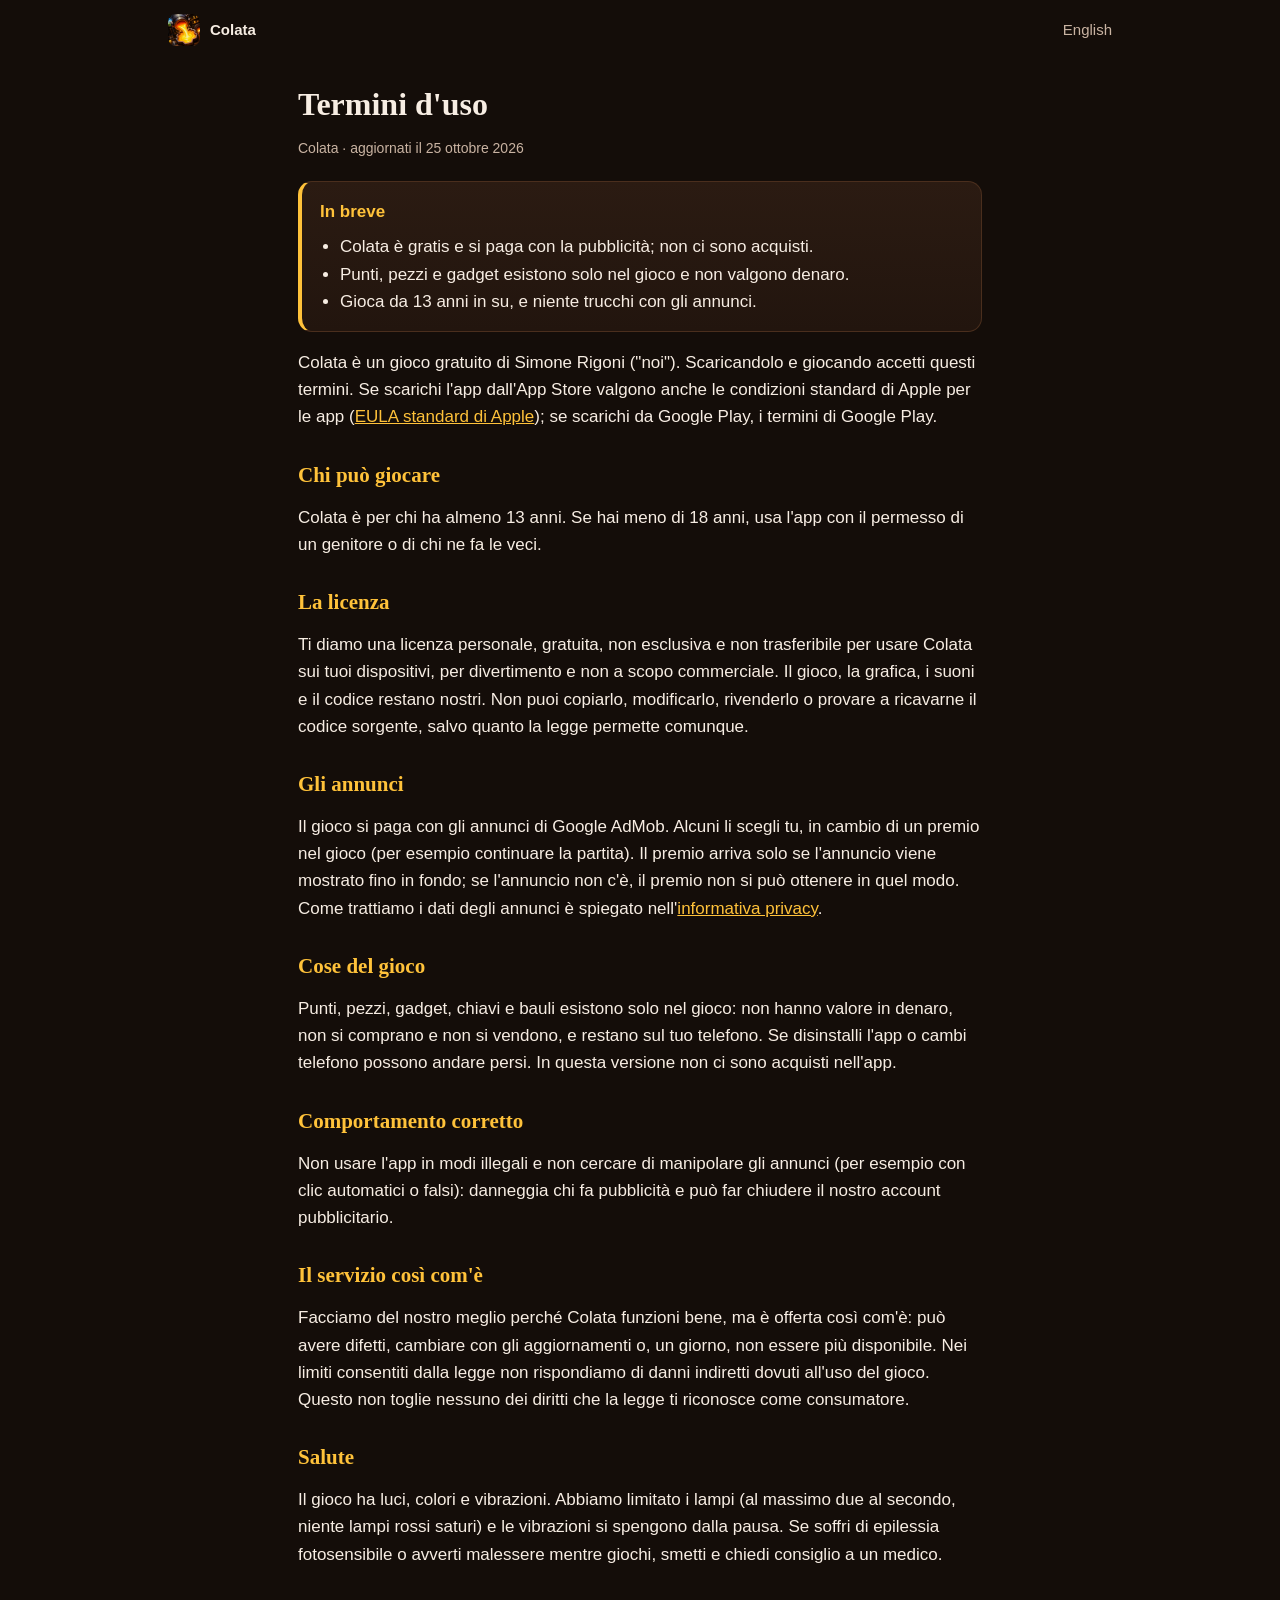
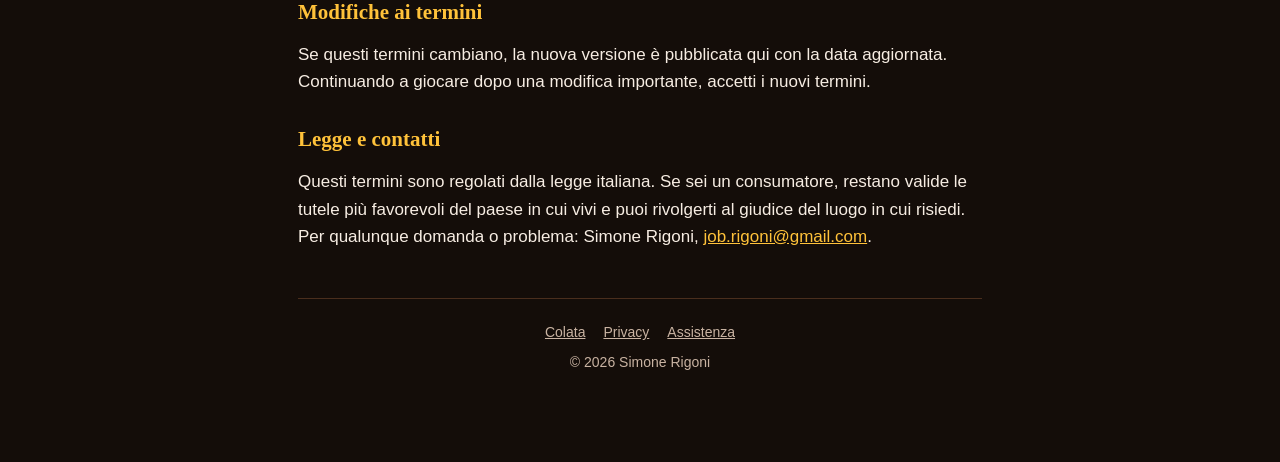
<file: colata/termini.html>
<!doctype html>
<html lang="it">
<head>
<meta charset="utf-8">
<meta name="viewport" content="width=device-width, initial-scale=1">
<title>Colata · Termini d'uso</title>
<meta name="theme-color" content="#140D09">
<link rel="icon" href="icona.png?v=4">
<link rel="stylesheet" href="stile.css?v=4">
</head>
<body>
<div class="wrap"><div class="barra"><a class="marchio" href="index.html"><img src="icona.png?v=4" alt="">Colata</a><a href="termini-en.html" lang="en">English</a></div></div>
<main class="legale">
<h1>Termini d'uso</h1><p class="tenue">Colata · aggiornati il 25 ottobre 2026</p>
<div class="breve"><strong>In breve</strong><ul><li>Colata è gratis e si paga con la pubblicità; non ci sono acquisti.</li><li>Punti, pezzi e gadget esistono solo nel gioco e non valgono denaro.</li><li>Gioca da 13 anni in su, e niente trucchi con gli annunci.</li></ul></div>

<p>Colata è un gioco gratuito di Simone Rigoni ("noi"). Scaricandolo e giocando accetti questi termini. Se scarichi l'app dall'App Store valgono anche le condizioni standard di Apple per le app (<a href="https://www.apple.com/legal/internet-services/itunes/dev/stdeula/">EULA standard di Apple</a>); se scarichi da Google Play, i termini di Google Play.</p>

<h2>Chi può giocare</h2>
<p>Colata è per chi ha almeno 13 anni. Se hai meno di 18 anni, usa l'app con il permesso di un genitore o di chi ne fa le veci.</p>

<h2>La licenza</h2>
<p>Ti diamo una licenza personale, gratuita, non esclusiva e non trasferibile per usare Colata sui tuoi dispositivi, per divertimento e non a scopo commerciale. Il gioco, la grafica, i suoni e il codice restano nostri. Non puoi copiarlo, modificarlo, rivenderlo o provare a ricavarne il codice sorgente, salvo quanto la legge permette comunque.</p>

<h2>Gli annunci</h2>
<p>Il gioco si paga con gli annunci di Google AdMob. Alcuni li scegli tu, in cambio di un premio nel gioco (per esempio continuare la partita). Il premio arriva solo se l'annuncio viene mostrato fino in fondo; se l'annuncio non c'è, il premio non si può ottenere in quel modo. Come trattiamo i dati degli annunci è spiegato nell'<a href="privacy.html">informativa privacy</a>.</p>

<h2>Cose del gioco</h2>
<p>Punti, pezzi, gadget, chiavi e bauli esistono solo nel gioco: non hanno valore in denaro, non si comprano e non si vendono, e restano sul tuo telefono. Se disinstalli l'app o cambi telefono possono andare persi. In questa versione non ci sono acquisti nell'app.</p>

<h2>Comportamento corretto</h2>
<p>Non usare l'app in modi illegali e non cercare di manipolare gli annunci (per esempio con clic automatici o falsi): danneggia chi fa pubblicità e può far chiudere il nostro account pubblicitario.</p>

<h2>Il servizio così com'è</h2>
<p>Facciamo del nostro meglio perché Colata funzioni bene, ma è offerta così com'è: può avere difetti, cambiare con gli aggiornamenti o, un giorno, non essere più disponibile. Nei limiti consentiti dalla legge non rispondiamo di danni indiretti dovuti all'uso del gioco. Questo non toglie nessuno dei diritti che la legge ti riconosce come consumatore.</p>

<h2>Salute</h2>
<p>Il gioco ha luci, colori e vibrazioni. Abbiamo limitato i lampi (al massimo due al secondo, niente lampi rossi saturi) e le vibrazioni si spengono dalla pausa. Se soffri di epilessia fotosensibile o avverti malessere mentre giochi, smetti e chiedi consiglio a un medico.</p>

<h2>Modifiche ai termini</h2>
<p>Se questi termini cambiano, la nuova versione è pubblicata qui con la data aggiornata. Continuando a giocare dopo una modifica importante, accetti i nuovi termini.</p>

<h2>Legge e contatti</h2>
<p>Questi termini sono regolati dalla legge italiana. Se sei un consumatore, restano valide le tutele più favorevoli del paese in cui vivi e puoi rivolgerti al giudice del luogo in cui risiedi. Per qualunque domanda o problema: Simone Rigoni, <a href="mailto:job.rigoni@gmail.com">job.rigoni@gmail.com</a>.</p>

<footer><nav><a href="index.html">Colata</a><a href="privacy.html">Privacy</a><a href="mailto:job.rigoni@gmail.com">Assistenza</a></nav>© 2026 Simone Rigoni</footer>
</main>
</body>
</html>
</file>
<file: colata/stile.css>
:root {
  --fondo: #140D09; --fondo2: #22150E; --carta: #2B1B12; --bordo: #4A2E1D;
  --testo: #F7EDE3; --tenue: #C9B3A2; --oro: #FFC23A; --fuso: #FF8A1E; --brace: #E2400C;
}
* { box-sizing: border-box; }
html { -webkit-text-size-adjust: 100%; }
body { margin: 0; background: var(--fondo); color: var(--testo); font: 17px/1.6 -apple-system, BlinkMacSystemFont, 'Segoe UI', Roboto, sans-serif; }
a { color: var(--oro); }
img { max-width: 100%; height: auto; display: block; }
.wrap { max-width: 980px; margin: 0 auto; padding: 0 18px; }

/* barra in alto */
.barra { display: flex; justify-content: space-between; align-items: center; padding: 14px 0; font-size: 15px; }
.barra a { color: var(--tenue); text-decoration: none; }
.barra .marchio { display: flex; align-items: center; gap: 10px; color: var(--testo); font-weight: 800; }
.barra .marchio img { width: 32px; height: 32px; border-radius: 8px; }

/* apertura */
.apertura { position: relative; text-align: center; padding: 40px 0 56px; background: radial-gradient(ellipse 70% 60% at 50% 38%, rgba(255, 138, 30, .28), transparent 70%); }
.apertura .icona { width: 168px; height: 168px; margin: 0 auto 26px; border-radius: 38px; box-shadow: 0 0 0 1px rgba(255, 194, 58, .25), 0 18px 60px rgba(255, 120, 20, .45); }
.apertura h1 { font: 900 clamp(44px, 11vw, 76px)/1 Georgia, 'Times New Roman', serif; margin: 0; letter-spacing: -.01em; background: linear-gradient(180deg, #FFF3C4, var(--oro) 45%, var(--fuso)); -webkit-background-clip: text; background-clip: text; color: transparent; }
.apertura .motto { font-size: clamp(20px, 5vw, 26px); font-weight: 700; margin: 18px auto 8px; max-width: 560px; }
.apertura .motto b { color: var(--oro); }
.apertura .sotto { color: var(--tenue); max-width: 520px; margin: 0 auto; }
.pillola { display: inline-flex; align-items: center; gap: 8px; margin-top: 26px; padding: 12px 22px; border-radius: 999px; background: linear-gradient(180deg, var(--oro), var(--fuso)); color: #2A1406; font-weight: 800; font-size: 16px; }
.pillola small { font-weight: 600; opacity: .8; }

/* screenshot */
.vetrina { display: flex; gap: 16px; overflow-x: auto; scroll-snap-type: x mandatory; padding: 8px 18px 22px; margin: 0 -18px; }
.vetrina figure { flex: 0 0 auto; width: min(62vw, 230px); margin: 0; scroll-snap-align: center; text-align: center; }
.vetrina img { border-radius: 26px; border: 3px solid #3A2418; box-shadow: 0 14px 40px rgba(0, 0, 0, .55); }
.vetrina figcaption { margin-top: 10px; font-size: 14px; color: var(--tenue); font-weight: 600; }
@media (min-width: 1000px) { .vetrina { justify-content: center; overflow: visible; margin: 0; padding: 8px 0 22px; } .vetrina figure { width: calc((100% - 64px) / 5); } }

/* punti forti */
h2 { font: 800 clamp(26px, 6vw, 34px)/1.15 Georgia, serif; text-align: center; margin: 56px 0 10px; }
.intro { text-align: center; color: var(--tenue); max-width: 560px; margin: 0 auto 26px; }
.griglia { display: grid; grid-template-columns: repeat(auto-fit, minmax(260px, 1fr)); gap: 14px; }
.carta { background: linear-gradient(180deg, var(--carta), var(--fondo2)); border: 1px solid var(--bordo); border-radius: 18px; padding: 20px; }
.carta .em { font-size: 30px; line-height: 1; }
.carta h3 { margin: 10px 0 6px; font-size: 19px; color: var(--oro); }
.carta p { margin: 0; color: var(--tenue); font-size: 16px; }
.onesto { display: flex; flex-wrap: wrap; justify-content: center; gap: 10px; padding: 0; list-style: none; margin: 0; }
.onesto li { background: var(--carta); border: 1px solid var(--bordo); border-radius: 999px; padding: 8px 16px; font-size: 15px; }
.finale { text-align: center; padding: 56px 0 24px; }
.finale p { font: 800 clamp(22px, 5.5vw, 30px)/1.2 Georgia, serif; margin: 0 0 6px; }

/* piede */
footer { border-top: 1px solid var(--bordo); margin-top: 48px; padding: 22px 0 40px; color: var(--tenue); font-size: 14px; text-align: center; }
footer a { color: var(--tenue); }
footer nav { display: flex; flex-wrap: wrap; justify-content: center; gap: 6px 18px; margin-bottom: 8px; }

/* pagine legali */
main.legale { max-width: 720px; margin: 0 auto; padding: 8px 18px 48px; }
main.legale h1 { font: 800 32px/1.15 Georgia, serif; margin: 18px 0 4px; }
main.legale h2 { text-align: left; font-size: 21px; margin: 32px 0 8px; color: var(--oro); }
main.legale .tenue { color: var(--tenue); font-size: 14px; }
.breve { background: linear-gradient(180deg, var(--carta), var(--fondo2)); border: 1px solid var(--bordo); border-left: 4px solid var(--oro); border-radius: 14px; padding: 16px 18px; margin: 22px 0 8px; }
.breve strong { color: var(--oro); }
.breve ul { margin: 8px 0 0; padding-left: 20px; }
</file>
